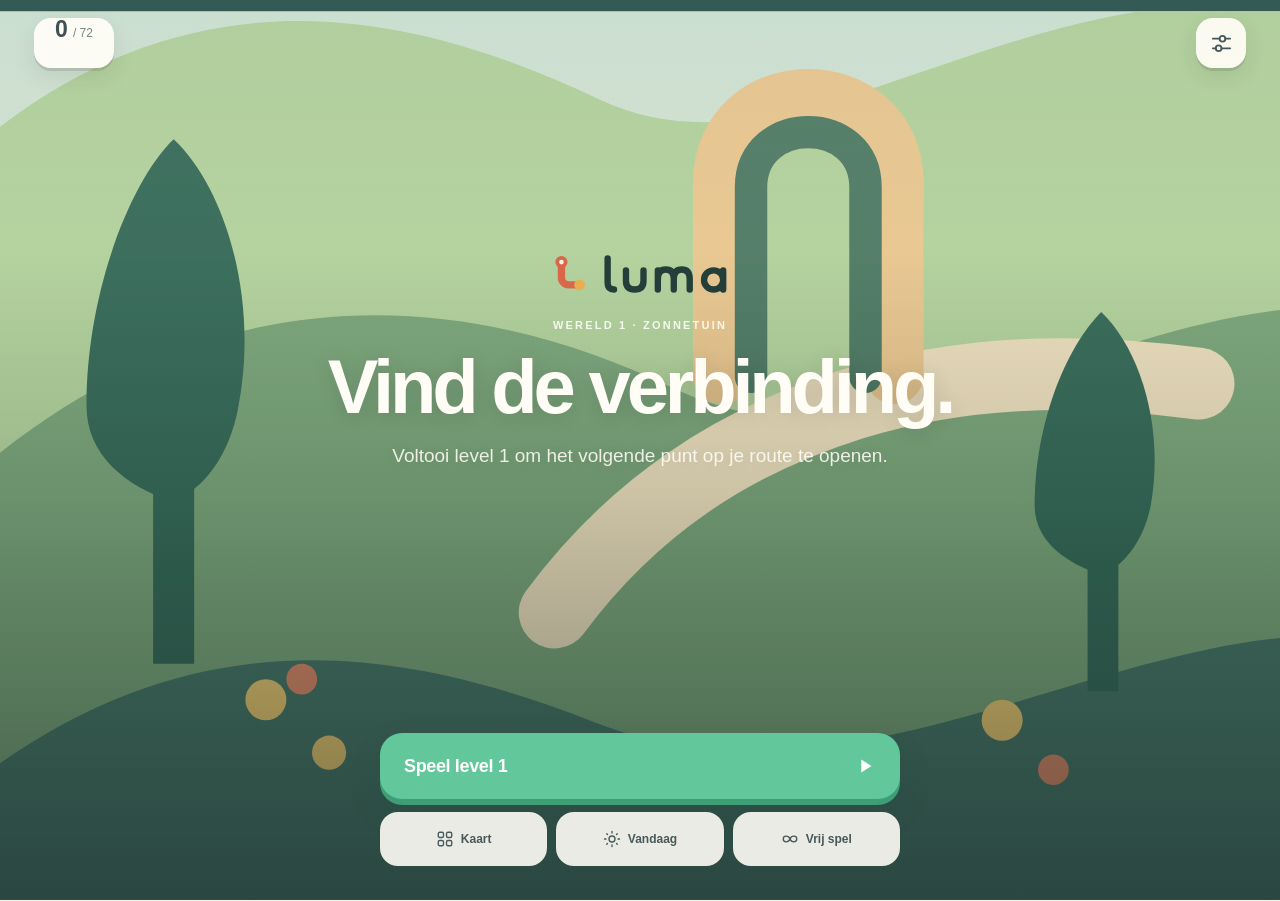
<file: index.html>
<!doctype html>
<html lang="nl">
<head>
<meta charset="utf-8">
<meta name="viewport" content="width=device-width, initial-scale=1, viewport-fit=cover">
<meta name="theme-color" content="#F6ECD9">
<meta name="app-version" content="5.3.0">
<meta name="description" content="Kleine draai. Nieuwe richting. Voltooi levels in volgorde en reis door zes opnieuw geïllustreerde werelden met 72 lichtpuzzels.">
<meta name="apple-mobile-web-app-capable" content="yes">
<meta name="mobile-web-app-capable" content="yes">
<meta name="apple-mobile-web-app-status-bar-style" content="default">
<meta name="apple-mobile-web-app-title" content="Luma">
<meta name="format-detection" content="telephone=no">
<title>Luma - Jouw reis door 72 lichtpuzzels</title>
<link rel="manifest" href="./manifest.webmanifest?v=5.3.0">
<link rel="icon" href="./icons/studio.svg?v=5.3.0" type="image/svg+xml">
<link rel="apple-touch-icon" href="./icons/studio-180.png?v=5.3.0">
<link rel="stylesheet" href="./assets/studio.css?v=5.3.0">
<link rel="stylesheet" href="./assets/atlas.css?v=5.3.0">
<link rel="stylesheet" href="./assets/journey.css?v=5.3.0">
<script defer src="./assets/engine.js?v=5.3.0"></script>
<script defer src="./assets/studio-art.js?v=5.3.0"></script>
<script defer src="./assets/atlas-art.js?v=5.3.0"></script>
<script defer src="./assets/journey.js?v=5.3.0"></script>
<script defer src="./assets/studio.js?v=5.3.0"></script>
<style>.boot{min-height:100svh;display:grid;place-content:center;text-align:center;gap:12px;font-family:system-ui,sans-serif;background:#F6ECD9;color:#2E4147}.boot h1{font-size:44px;margin:0}.boot p{margin:0}</style>
</head>
<body>
<main id="app"><div class="boot"><h1>luma</h1><p>Je route staat klaar.</p><a href="./controle.html" id="boot-help" hidden>Problemen met laden? Controleer de bestanden.</a></div></main>
<div id="modals"></div>
<div id="live" class="sr-only" role="status" aria-live="polite" aria-atomic="true"></div>
<div id="toast" class="toast" role="status" aria-live="polite"></div>
<noscript><p style="padding:32px">Schakel JavaScript in om Luma te spelen.</p></noscript>
<script>setTimeout(function(){var e=document.getElementById('boot-help');if(e)e.hidden=false;},6000);</script>
</body>
</html>
</file>
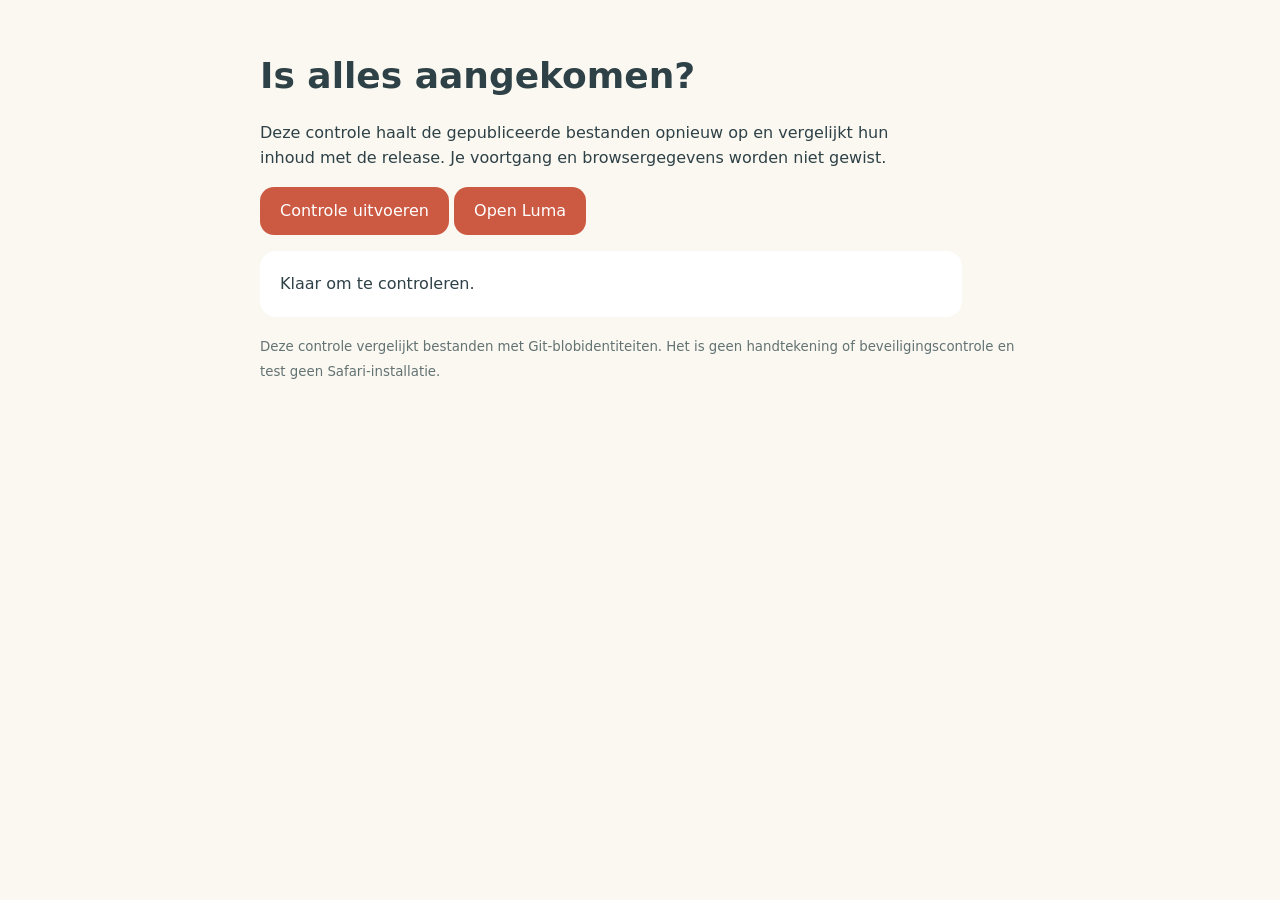
<file: controle.html>
<!doctype html>
<html lang="nl"><head><meta charset="utf-8"><meta name="viewport" content="width=device-width,initial-scale=1"><meta name="theme-color" content="#FAF8F1"><title>Luma - Publicatie controleren</title>
<style>body{font:16px/1.6 system-ui,sans-serif;background:#FAF8F1;color:#2E4147;margin:0;padding:32px 22px}main{max-width:760px;margin:auto}h1{line-height:1.1;font-size:36px}button,a{display:inline-flex;min-height:48px;align-items:center;padding:0 20px;border:0;border-radius:14px;background:#CC5A43;color:white;font:inherit;text-decoration:none;cursor:pointer}button:disabled{opacity:.5}li{padding:12px 0;border-bottom:1px solid #DDD;overflow-wrap:anywhere}.ok{color:#397554}.error{color:#B23426}#summary{padding:20px;background:white;border-radius:16px}p{max-width:65ch}small{color:#637272}</style></head>
<body><main><h1>Is alles aangekomen?</h1><p>Deze controle haalt de gepubliceerde bestanden opnieuw op en vergelijkt hun inhoud met de release. Je voortgang en browsergegevens worden niet gewist.</p><button id="run">Controle uitvoeren</button> <a href="./">Open Luma</a><p id="summary" role="status">Klaar om te controleren.</p><ul id="results"></ul><small>Deze controle vergelijkt bestanden met Git-blobidentiteiten. Het is geen handtekening of beveiligingscontrole en test geen Safari-installatie.</small></main>
<script>
'use strict';const button=document.querySelector('#run'),summary=document.querySelector('#summary'),list=document.querySelector('#results');
function url(path){const u=new URL(path,location.href);u.searchParams.set('luma-check',Date.now());return u;}
function line(text,ok){const li=document.createElement('li');li.textContent=text;li.className=ok?'ok':'error';list.append(li);}
button.onclick=async()=>{button.disabled=true;list.replaceChildren();summary.textContent='Bestanden worden gecontroleerd...';let failed=0;
try{const res=await fetch(url('./release.json'),{cache:'no-store'});if(!res.ok)throw Error('release.json: HTTP '+res.status);const release=await res.json();if(!release.files||release.algorithm!=='git-blob-sha1')throw Error('Ongeldige release.');
for(const [name,expected] of Object.entries(release.files)){try{if(name.startsWith('/')||name.includes('..')||name.includes(':'))throw Error('Ongeldig bestandspad');const r=await fetch(url('./'+name),{cache:'no-store'});if(!r.ok)throw Error('HTTP '+r.status);const bytes=new Uint8Array(await r.arrayBuffer());if(bytes.length!==expected.bytes)throw Error('Andere bestandsgrootte');if(!crypto.subtle)throw Error('HTTPS vereist voor inhoudscontrole');const prefix=new TextEncoder().encode('blob '+bytes.length+'\0'),payload=new Uint8Array(prefix.length+bytes.length);payload.set(prefix);payload.set(bytes,prefix.length);const digest=await crypto.subtle.digest('SHA-1',payload),hash=Array.from(new Uint8Array(digest),b=>b.toString(16).padStart(2,'0')).join('');if(hash!==expected.gitSha)throw Error('Niet dezelfde versie');line(name+' - juist',true);}catch(e){failed++;line(name+' - '+e.message,false);}}
summary.textContent=failed?failed+' bestanden kloppen nog niet. Controleer de laatste GitHub Pages-deployment.':'Luma '+release.version+': alle '+Object.keys(release.files).length+' bestanden zijn compleet en juist.';
}catch(e){summary.textContent='Controle niet voltooid: '+e.message;}finally{button.disabled=false;}};
</script></body></html>
</file>
<file: assets/studio.css>
/* Luma 5.0.0. Flat surfaces, opaque paths, a single 8-point spacing system. */
:root{--bg:#FAF8F1;--ink:#2E4147;--accent:#CC5A43;--secondary:#789D80;--soft:#F8DFCA;--rest:#C6CDC4;--card:#FFF;--line:#E3E5DC;--muted:#677675;--board:#F0F0E6;--cell:#FAFAF4;--tile-on:#F5F3E6;--button-ink:#FFF;--vh:100svh;--safe-top:env(safe-area-inset-top,0px);--safe-bottom:env(safe-area-inset-bottom,0px);--gutter:22px;--curve:cubic-bezier(.22,.75,.24,1);font-family:ui-rounded,-apple-system,BlinkMacSystemFont,"Segoe UI",sans-serif;font-synthesis:none;-webkit-font-smoothing:antialiased;color:var(--ink);background:var(--bg);font-size:16px;line-height:1.5;-webkit-text-size-adjust:100%;}
*{box-sizing:border-box}body{margin:0;min-width:300px;overscroll-behavior-y:none}button,input,select{font:inherit}button{appearance:none;border:0;background:none;color:inherit;cursor:pointer;touch-action:manipulation;-webkit-tap-highlight-color:transparent;transition:background .18s,transform .18s var(--curve)}button:active:not(:disabled){transform:scale(.97)}button:disabled{cursor:default;opacity:.38}button,a{-webkit-touch-callout:none}button:focus-visible,a:focus-visible,input:focus-visible,select:focus-visible{outline:3px solid var(--accent);outline-offset:4px}a{color:inherit}h1,h2,h3,p{margin:0}h1,h2,h3{letter-spacing:-.035em;line-height:1.12}h1{font-size:38px;font-weight:750}h2{font-size:28px}h3{font-size:18px}p{line-height:1.6}svg{display:block;flex-shrink:0}h1:focus{outline:0}[hidden]{display:none!important}.icon{width:24px;height:24px;flex-shrink:0}.sr-only{position:absolute;width:1px;height:1px;overflow:hidden;clip:rect(0,0,0,0);white-space:nowrap}.eyebrow{font-size:11px;font-weight:700;letter-spacing:.115em;line-height:1.5;text-transform:uppercase}.quiet-note{font-size:13px;color:var(--muted);line-height:1.6}.text-button{display:inline-flex;align-items:center;justify-content:center;gap:9px;min-height:44px;font-size:15px;font-weight:600}.text-button .icon{width:19px;height:19px}.primary,.secondary{display:flex;align-items:center;justify-content:space-between;gap:16px;min-height:62px;padding:17px 24px;border-radius:20px;font-size:18px;font-weight:650;letter-spacing:-.02em;width:100%;background:var(--accent);color:var(--button-ink)}.primary .icon{width:23px;height:23px}.secondary{background:var(--soft);color:var(--ink)}.icon-button{display:flex;align-items:center;justify-content:center;width:48px;height:48px;border-radius:17px;background:var(--card);flex-shrink:0}.app-header{position:sticky;top:0;z-index:30;padding-top:var(--safe-top);background:var(--bg)}.header-inner{height:84px;display:flex;align-items:center;justify-content:space-between;gap:12px;max-width:1328px;margin:auto;padding-inline:max(var(--gutter),env(safe-area-inset-left)) max(var(--gutter),env(safe-area-inset-right))}.brand-button{padding:0;min-height:48px;display:flex;align-items:center}.brand{display:flex;align-items:center;gap:5px;color:var(--ink);font-size:35px;font-weight:750;letter-spacing:-.085em;line-height:1}.brand-mark{width:39px;height:39px;color:var(--accent)}.header-actions{display:flex;gap:8px}.desktop-nav{display:none}.shell{max-width:1240px;width:calc(100% - var(--gutter)*2);margin:auto;padding-bottom:calc(110px + var(--safe-bottom))}.bottom-nav{display:flex;position:fixed;left:0;right:0;bottom:0;padding:8px max(20px,env(safe-area-inset-left)) calc(8px + var(--safe-bottom));background:var(--bg);border-top:1px solid var(--line);justify-content:center;gap:12px;z-index:35}.bottom-nav button{display:flex;flex:1;max-width:180px;min-height:60px;flex-direction:column;align-items:center;justify-content:center;gap:4px;font-size:12px;font-weight:550;color:var(--muted);border-radius:16px}.bottom-nav button[aria-current]{color:var(--accent);background:var(--soft)}.bottom-nav .icon{width:23px;height:23px}.enter{animation:enter .3s var(--curve)}
/* Home: the single primary action is never hidden in the illustration. */
.home-shell{padding-top:18px}.home-hero{display:grid;grid-template-areas:"copy" "art";gap:22px}.home-copy{grid-area:copy}.home-copy>.eyebrow{color:var(--muted);margin-bottom:16px}.home-copy h1{font-size:clamp(40px,11vw,56px);line-height:1.04;letter-spacing:-.055em}.home-copy h1 span{color:var(--accent)}.home-description{margin-top:16px;color:var(--muted);font-size:16px;line-height:1.5}.home-play{margin-top:25px}.home-play .primary{min-height:64px}.home-play>p{font-size:13px;margin:10px 0 0;color:var(--muted);text-align:center}.home-play>p span{margin:0 7px}.home-visual{grid-area:art;overflow:hidden;border-radius:22px;background:var(--card)}.route-art{position:relative;aspect-ratio:640/250;overflow:hidden}.route-art>.landscape,.route-overlay{position:absolute;inset:0;width:100%;height:100%;object-fit:cover}.route-overlay{overflow:visible}.postcard-caption{display:flex;align-items:center;justify-content:space-between;gap:12px;padding:13px 17px;font-size:13px;font-weight:550}.postcard-caption>span:first-child{display:flex;align-items:center;gap:8px}.postcard-caption .icon{width:18px;height:18px;color:var(--accent)}.postcard-caption>span:last-child{font-size:11px;letter-spacing:.08em;color:var(--muted)}.home-options{display:grid;grid-template-columns:1fr;gap:12px;margin-top:20px}.mode-card{display:flex;align-items:center;gap:14px;text-align:left;min-height:90px;background:var(--card);padding:16px 18px;border-radius:21px}.mode-card>span:nth-child(2){flex:1;min-width:0}.mode-card strong{display:block;font-size:18px;letter-spacing:-.025em}.mode-card small{display:block;font-size:13px;color:var(--muted);margin-top:3px}.mode-card>.icon{width:19px;height:19px;color:var(--muted)}.mode-icon{display:flex;align-items:center;justify-content:center;width:49px;height:49px;background:var(--soft);color:var(--accent);border-radius:17px;flex-shrink:0}.mode-icon.teal{background:#DFEBE5;color:#487A70}.journey-line{display:flex;align-items:center;gap:20px;margin-top:24px;padding:16px 2px}.journey-line .eyebrow{font-size:10px;color:var(--muted)}.journey-line p{white-space:nowrap;font-size:13px}.journey-line p strong{font-size:20px;margin-right:3px}.journey-line>.progress-track{flex:1}.journey-line .text-button{font-size:13px}.progress-track{height:5px;border-radius:8px;background:var(--line);overflow:hidden}.progress-track>span{display:block;height:100%;background:var(--accent);border-radius:8px;transition:width .35s var(--curve)}
/* Atlas and level cards. The card itself carries selection; no extra bubble. */
.page-heading{display:flex;align-items:center;justify-content:space-between;gap:14px;margin:26px 0 26px}.page-heading .eyebrow{color:var(--muted);margin-bottom:12px;font-size:10px}.page-heading h1{font-size:36px}.stat-chip{display:inline-flex;align-items:center;gap:7px;flex-shrink:0;white-space:nowrap;font-size:13px;font-weight:600;min-height:40px;padding:8px 12px;border-radius:14px;background:var(--soft);color:var(--accent)}.stat-chip .icon{width:17px;height:17px}.atlas-layout{display:grid;gap:28px}.world-grid{display:grid;grid-template-columns:repeat(2,minmax(0,1fr));gap:12px;align-content:start}.world-card{position:relative;display:block;min-width:0;border-radius:20px;padding:6px 6px 13px;text-align:left;background:var(--card);border:2px solid transparent;overflow:hidden}.world-card.selected{border-color:var(--accent);background:var(--card)}.world-preview{position:relative;height:85px;overflow:hidden;border-radius:12px}.landscape{display:block;width:100%;height:100%}.world-preview .landscape{position:absolute;inset:0}.world-number{position:absolute;left:8px;top:8px;color:#384A45;font-size:10px;font-weight:700;background:#FFF9EB;padding:2px 6px;border-radius:6px}.world-check{position:absolute;right:7px;top:7px;background:#FFF9EB;color:#46766A;border-radius:50%;padding:3px}.world-check .icon{width:13px;height:13px}.world-card-label{display:flex;align-items:baseline;justify-content:space-between;gap:4px;margin:10px 5px 8px}.world-card-label strong{font-size:14px;font-weight:650;letter-spacing:-.02em}.world-card-label small{font-size:10px;color:var(--muted);white-space:nowrap}.world-progress{height:3px;background:var(--line);margin:0 5px;border-radius:4px;overflow:hidden}.world-progress>span{display:block;height:100%;border-radius:4px}.chapter{padding-top:26px;border-top:1px solid var(--line)}.chapter-heading{display:flex;justify-content:space-between;align-items:center;gap:16px}.chapter-heading .eyebrow{color:var(--muted);margin-bottom:8px}.chapter-heading h2{font-size:34px}.chapter-symbol{width:52px;height:52px;display:flex;align-items:center;justify-content:center;background:var(--soft);color:var(--accent);border-radius:17px}.chapter-symbol .icon{width:28px;height:28px}.chapter-description{margin-top:13px;font-size:15px;color:var(--muted)}.chapter-rule{display:flex;gap:7px;align-items:center;margin:20px 0;font-size:12px;font-weight:600}.chapter-rule>.icon{width:18px;height:18px;color:var(--accent)}.chapter-rule>span{margin-left:auto;font-weight:400;color:var(--muted)}.level-grid{display:grid;grid-template-columns:repeat(4,minmax(0,1fr));gap:10px}.level-card{position:relative;display:flex;min-height:85px;flex-direction:column;justify-content:center;align-items:center;gap:8px;border-radius:17px;background:var(--card);border:2px solid transparent}.level-card.complete{background:var(--soft)}.level-card.current{background:var(--accent);color:var(--button-ink)}.level-number{font-size:23px;line-height:1.2;font-weight:600;letter-spacing:-.04em;font-variant-numeric:tabular-nums}.level-dashes{display:flex;gap:4px;margin:4px 0}.level-dashes i{width:5px;height:3px;display:block;border-radius:2px;background:var(--rest)}.current .level-dashes i{background:var(--button-ink)}.level-now{position:absolute;right:5px;top:5px}.level-now .icon{width:10px;height:10px}.stars{display:flex;align-items:center;justify-content:center;gap:2px;color:var(--accent)}.stars .icon{width:13px;height:13px;stroke-width:1.5}.stars .filled{fill:currentColor}.current .stars{color:var(--button-ink)}.chapter-play{margin-top:20px}.chapter>.quiet-note{margin-top:14px;text-align:center;font-size:12px}.page-intro{font-size:16px;line-height:1.6;color:var(--muted);margin-bottom:26px}
/* Collection replaces the character garden without changing saved progress. */
.collection-grid{display:grid;gap:20px}.collection-card{background:var(--card);border-radius:24px;overflow:hidden}.collection-art{height:155px;position:relative;overflow:hidden}.collection-art>.landscape{position:absolute;inset:0}.collection-emblem{position:absolute;top:50%;left:50%;transform:translate(-50%,-50%);width:72px;height:72px;border-radius:23px;display:flex;align-items:center;justify-content:center;background:var(--collection-soft);color:var(--collection-accent)}.collection-emblem>.icon{width:39px;height:39px;stroke-width:1.6}.collection-body{padding:22px}.collection-body .eyebrow{font-size:9px;color:var(--muted);margin-bottom:10px}.collection-body h2{font-size:26px}.collection-body>p:not(.eyebrow){margin-top:8px;font-size:14px;color:var(--muted)}.milestones{display:flex;gap:12px;margin:20px 0 10px}.milestones>span{display:flex;align-items:center;justify-content:center;gap:6px;background:var(--bg);padding:7px 12px;border-radius:10px;font-size:13px;color:var(--muted)}.milestones .icon{width:16px;height:16px}.milestones>span.earned{background:var(--collection-soft);color:var(--collection-accent)}.collection-footer{display:flex;align-items:center;flex-wrap:wrap;gap:12px;margin-top:30px;padding:20px 4px;border-top:1px solid var(--line);color:var(--muted)}.collection-footer p{flex:1;font-size:14px}.collection-footer>.icon{width:20px;height:20px}
/* Play. Opaque single-stroke pieces: no inner rails and no translucent overlap. */
.playing .header-inner{height:76px}.playing .app-header .header-inner{display:grid;grid-template-columns:48px minmax(0,1fr) 48px}.play-title{text-align:center}.play-title>span{display:block;font-size:11px;font-weight:650;letter-spacing:.13em;text-transform:uppercase;color:var(--muted);margin-bottom:4px}.play-title h1{font-size:25px;letter-spacing:-.035em}.play-shell{max-width:690px;width:calc(100% - 28px);margin:0 auto;padding:6px 0 calc(26px + var(--safe-bottom))}.play-stage{min-width:0}.game-score{display:flex;justify-content:space-between;align-items:center;margin:7px 8px 18px}.game-score .eyebrow{font-size:10px;color:var(--muted);display:block}.game-score strong{display:block;font-size:28px;line-height:1.1;font-weight:600;letter-spacing:-.04em;font-variant-numeric:tabular-nums}.goal-count{display:flex;gap:9px;align-items:center;text-align:right}.goal-count>.icon{width:28px;height:28px;color:var(--accent)}.board-frame{border-radius:25px;padding:7px;background:var(--board);isolation:isolate;overflow:hidden}.board{display:grid;grid-template-columns:repeat(var(--n),minmax(0,1fr));width:100%;aspect-ratio:1;overflow:hidden;isolation:isolate;border-radius:19px;user-select:none;-webkit-user-select:none;gap:0;background:var(--board)}.tile,.empty-tile{position:relative;aspect-ratio:1;min-width:0;border-radius:12px;padding:0;isolation:isolate}.tile:before{content:"";position:absolute;inset:1.5px;border-radius:11px;background:var(--cell);z-index:-1;transition:background .2s}.tile.powered:before{background:var(--tile-on)}.tile:active:not(:disabled){transform:none}.tile:active:before{background:var(--soft)}.tile:focus-visible{outline-offset:-5px;border-radius:10px;z-index:5}.pipe-clip{position:absolute;inset:0;overflow:hidden;pointer-events:none}.pipe{position:absolute;inset:0;width:100%;height:100%;overflow:visible;transition:transform .28s var(--curve);transform-origin:50% 50%}.pipe path{opacity:1;stroke-opacity:1;stroke:var(--rest);stroke-width:10;fill:none;stroke-linecap:butt;stroke-linejoin:round;transition:stroke .2s}.powered .pipe path{stroke:var(--accent)}.token{position:absolute;inset:0;width:100%;height:100%;pointer-events:none}.goal-disc{fill:var(--cell);stroke:var(--rest);stroke-width:6;transition:fill .2s,stroke .2s}.powered .goal-disc{fill:var(--accent);stroke:var(--accent)}.goal-check{visibility:hidden}.powered .goal-check{visibility:visible}.lock-pin{position:absolute;right:9px;bottom:9px;width:5px;height:5px;background:var(--muted);border-radius:1px}.hint-indicator{position:absolute;inset:5px;border:2px solid var(--accent);border-radius:8px;visibility:hidden;pointer-events:none}.hinted .hint-indicator{visibility:visible;animation:hint 1.4s ease-in-out infinite}.hinted:before{background:var(--soft)}.spark-mode .tile:not(.locked){cursor:crosshair}.spark-mode .tile:not(.locked):before{background:var(--soft)}.empty-tile{display:flex;align-items:center;justify-content:center}.empty-tile i{width:4px;height:4px;border-radius:50%;background:var(--rest)}.connection-status{display:flex;align-items:center;gap:15px;margin:15px 9px 22px}.connection-status>span{font-size:12px;color:var(--muted);white-space:nowrap}.connection-status>.progress-track{flex:1;min-width:18px}.objective{display:flex;align-items:flex-start;gap:12px;padding:0 7px;margin-bottom:22px}.objective-icon{display:flex;align-items:center;justify-content:center;width:35px;height:35px;flex-shrink:0;background:var(--soft);color:var(--accent);border-radius:12px}.objective-icon>.icon{width:19px;height:19px}.objective h2{font-size:18px;margin:1px 0 6px}.objective p{font-size:13px;line-height:1.55;color:var(--muted);max-width:420px;min-height:40px}.game-world-card{display:none}.booster-label{display:flex;align-items:center;justify-content:space-between;gap:12px;margin:0 8px 9px}.booster-label .eyebrow{font-size:10px;color:var(--muted)}.booster-label>.text-button{width:44px;height:44px;margin:-12px 0}.booster-label .icon{width:17px;height:17px}.boosters{display:grid;grid-template-columns:repeat(3,minmax(0,1fr));gap:10px}.booster{display:flex;align-items:center;flex-direction:column;gap:8px;border:2px solid transparent;border-radius:20px;padding:15px 8px 13px;background:var(--card);min-width:0}.booster[aria-pressed=true]{border-color:var(--accent);background:var(--soft)}.booster-symbol{width:44px;height:44px;border-radius:15px;display:flex;align-items:center;justify-content:center;background:var(--soft);color:var(--accent)}.booster-symbol.undo{background:#E0EBE6;color:#4A8073}.booster-symbol.hint{background:#F9E8C8;color:#9B6D2D}.booster-symbol.spark{background:#EFE3EF;color:#9767A2}.booster-symbol>.icon{width:26px;height:26px}.booster strong{font-size:14px;line-height:1}.booster small{font-size:10px;color:var(--muted);line-height:1.2;white-space:nowrap}.play-legend{display:flex;gap:20px;justify-content:center;margin-top:20px;color:var(--muted);font-size:11px}.play-legend>span{display:flex;align-items:center;gap:5px}.play-legend .icon{width:14px;height:14px}.how-to{display:flex;margin:12px auto 0;font-size:12px;color:var(--muted)}.board.solved{animation:solved .5s var(--curve)}
/* Native-feeling sheets: focus stays in the dialog; the underlying game persists. */
.sheet{position:fixed;inset:auto 0 0;border:0;border-radius:30px 30px 0 0;margin:auto auto 0;padding:25px 23px calc(25px + var(--safe-bottom));background:var(--bg);color:var(--ink);max-height:calc(var(--vh) - 30px - var(--safe-top));max-width:560px;width:100%;overflow:auto;overscroll-behavior:contain;box-shadow:0 -12px 64px #17222A20}.sheet::backdrop{background:#17222A65}.sheet[open]{animation:sheet-up .22s var(--curve)}.sheet-header{display:flex;align-items:center;justify-content:space-between;gap:15px;margin-bottom:26px}.sheet-header h2{font-size:27px;line-height:1.1}.sheet-header .icon-button{width:44px;height:44px;min-width:44px;border-radius:15px}.sheet>p{font-size:15px;line-height:1.65;margin-bottom:20px}.sheet>.primary{margin-top:22px}.dialog-intro{color:var(--muted)}.setting-list{border-bottom:1px solid var(--line)}.setting-row{display:flex;align-items:center;justify-content:space-between;gap:20px;padding:18px 0;border-top:1px solid var(--line)}.setting-row strong{font-size:16px;font-weight:600}.setting-row small{display:block;font-size:12px;color:var(--muted);margin-top:4px;line-height:1.5}.switch{width:56px;height:44px;position:relative;flex-shrink:0;padding:0}.switch:before{content:"";position:absolute;top:6px;bottom:6px;left:0;right:0;border-radius:18px;background:var(--rest)}.switch:after{content:"";position:absolute;width:26px;height:26px;top:9px;left:3px;border-radius:50%;background:#FFF;transition:transform .2s}.switch[aria-checked=true]:before{background:var(--accent)}.switch[aria-checked=true]:after{transform:translateX(24px)}.settings-links{margin:18px 0}.settings-link{display:flex;align-items:center;justify-content:space-between;width:100%;min-height:53px;text-align:left;font-size:15px;gap:15px}.settings-link>.icon{width:21px;height:21px;color:var(--accent)}.help-rows>div{display:flex;align-items:flex-start;gap:17px;margin:0 0 25px}.help-rows>div>.icon{width:26px;height:26px;color:var(--accent);margin-top:2px}.help-rows h3{font-size:18px;margin-bottom:7px}.help-rows p{font-size:14px;color:var(--muted);line-height:1.65}.callout{padding:18px;background:var(--soft);border-radius:18px;font-size:14px!important}.dialog-actions{display:grid;grid-template-columns:1fr 1fr;gap:12px;margin-top:26px}.dialog-actions .primary,.dialog-actions .secondary{font-size:14px;padding:16px}.dialog-actions .icon{width:18px;height:18px}.field-label{display:block;font-size:13px;font-weight:600;margin:20px 0 10px}.size-options{display:grid;grid-template-columns:repeat(4,1fr);gap:9px;margin-bottom:22px}.size-options button{min-height:53px;border-radius:14px;background:var(--card);font-size:16px;font-weight:600;border:2px solid transparent}.size-options button[aria-pressed=true]{border-color:var(--accent);color:var(--accent);background:var(--soft)}select,input:not([type=file]){width:100%;min-height:52px;padding:12px 16px;border-radius:13px;border:1px solid var(--line);background:var(--card);color:var(--ink);font-size:16px}.sheet select{margin-bottom:20px}.import-label{display:flex;justify-content:center;align-items:center;min-height:56px;margin:15px 0 20px;background:var(--card);border-radius:16px;padding:12px 18px;cursor:pointer;position:relative;font-weight:600;font-size:15px}.import-label input{position:absolute;inset:0;opacity:0;cursor:pointer;width:100%}.import-label:focus-within{outline:3px solid var(--accent);outline-offset:3px}.install-mark{display:flex;justify-content:center;margin:20px auto 28px}.install-mark>.brand-mark{width:78px;height:78px}.win-sheet{text-align:center}.win-sheet .sheet-header{text-align:left}.win-symbol{background:var(--soft);color:var(--accent);width:88px;height:88px;border-radius:28px;display:flex;align-items:center;justify-content:center;margin:16px auto 25px}.win-symbol>.icon{width:45px;height:45px;stroke-width:2}.win-subtitle{color:var(--muted);font-size:13px!important}.win-stars{margin:26px auto}.win-stars .stars{gap:10px}.win-stars .icon{width:38px;height:38px;stroke-width:1.3}.win-stats{display:flex;justify-content:center;gap:50px;margin:28px 0}.win-stats span{font-size:12px;color:var(--muted);display:flex;flex-direction:column;gap:6px}.win-stats strong{font-size:28px;color:var(--ink);font-weight:600}.win-note{font-size:13px!important;color:var(--muted)}.win-actions{display:flex;justify-content:space-between;margin-top:14px;gap:12px}.win-actions .text-button{font-size:13px}.toast{position:fixed;bottom:calc(95px + var(--safe-bottom));left:50%;transform:translate(-50%,15px);width:max-content;max-width:calc(100% - 32px);padding:15px 20px;border-radius:17px;background:var(--ink);color:var(--bg);font-size:14px;line-height:1.45;pointer-events:none;z-index:80;visibility:hidden}.toast.show{transform:translate(-50%,0);visibility:visible}.playing .toast{bottom:calc(20px + var(--safe-bottom))}
/* iPad portrait: bigger board and typography, not a blown-up phone. */
@media(min-width:700px){:root{--gutter:36px}.header-inner{height:96px}.shell{padding-bottom:calc(120px + var(--safe-bottom))}.home-shell{padding-top:32px;max-width:950px}.home-hero{grid-template-columns:1fr 1.12fr;grid-template-areas:"copy art";gap:32px;align-items:center}.home-copy h1{font-size:52px}.home-description{font-size:17px}.home-visual{border-radius:29px}.home-visual .route-art{aspect-ratio:1/1}.home-visual .landscape{width:155%;left:-25%}.route-overlay{width:160%;left:-28%}.home-options{grid-template-columns:1fr 1fr;margin-top:34px;gap:18px}.mode-card{min-height:107px}.journey-line{margin-top:34px}.page-heading{margin-top:36px;margin-bottom:35px}.page-heading h1{font-size:45px}.page-heading .eyebrow{font-size:11px}.world-grid{grid-template-columns:repeat(3,minmax(0,1fr));gap:18px}.world-preview{height:116px}.world-card{padding:8px 8px 16px;border-radius:24px}.world-preview{border-radius:16px}.world-card-label{margin:13px 8px 10px}.world-card-label strong{font-size:17px}.world-card-label small{font-size:12px}.world-progress{margin:0 8px}.chapter{padding-top:30px;margin-top:4px}.chapter-heading h2{font-size:40px}.chapter-description{font-size:17px}.chapter-rule{font-size:14px}.level-grid{grid-template-columns:repeat(6,1fr);gap:14px}.level-card{min-height:109px;border-radius:20px}.level-number{font-size:28px}.stars .icon{width:16px;height:16px}.chapter-play{width:330px;margin:26px auto 0}.collection-grid{grid-template-columns:repeat(2,1fr)}.collection-art{height:170px}.playing .header-inner{height:90px}.play-title h1{font-size:30px}.play-title>span{font-size:12px}.play-shell{width:calc(100% - 92px);max-width:770px;padding-top:13px}.game-score{margin-bottom:24px}.game-score strong{font-size:32px}.game-score .eyebrow{font-size:11px}.board-frame{padding:9px;border-radius:32px}.board{border-radius:23px}.tile:before{border-radius:16px;inset:2px}.pipe path{stroke-width:9}.connection-status{margin:19px 6px 25px}.connection-status>span{font-size:14px}.play-sidebar{max-width:650px;margin:auto}.objective{padding:0;margin-bottom:24px;gap:15px}.objective-icon{width:43px;height:43px;border-radius:14px}.objective h2{font-size:21px}.objective p{font-size:15px;max-width:560px}.boosters{gap:16px}.booster{flex-direction:row;flex-wrap:wrap;justify-content:center;gap:10px;padding:15px 12px;min-height:98px}.booster strong{font-size:16px}.booster small{font-size:11px;width:100%;margin-top:-5px}.booster-symbol{width:38px;height:38px}.booster-symbol>.icon{width:23px;height:23px}.play-legend{font-size:12px}.sheet{inset:0;margin:auto;border-radius:28px;height:fit-content;padding:30px;max-height:calc(var(--vh) - 64px);width:calc(100% - 48px)}.sheet-header h2{font-size:30px}}
/* iPad landscape: a focused board + a useful right-hand control panel. */
@media(min-width:1000px) and (orientation:landscape){.desktop-nav{display:flex;align-items:center;gap:5px}.desktop-nav button{min-height:48px;min-width:100px;padding:10px 18px;font-size:15px;font-weight:600;border-radius:16px;color:var(--muted)}.desktop-nav button[aria-current]{background:var(--soft);color:var(--accent)}.bottom-nav{display:none}.shell{padding-bottom:48px}.home-shell{max-width:1130px;padding-top:40px}.home-hero{grid-template-columns:.9fr 1.1fr;gap:65px}.home-copy h1{font-size:65px}.home-visual .route-art{aspect-ratio:1.5}.home-visual .landscape{width:100%;left:0}.route-overlay{width:100%;left:0}.home-play{max-width:345px;margin-top:30px}.home-copy>.eyebrow{font-size:11px}.home-options{gap:22px;margin-top:40px}.page-heading{margin-top:20px}.atlas-layout{grid-template-columns:minmax(0,1.12fr) minmax(340px,.88fr);gap:40px;align-items:start}.world-grid{grid-template-columns:repeat(2,minmax(0,1fr));gap:16px}.world-preview{height:110px}.chapter{border-top:0;border-left:1px solid var(--line);padding:0 0 0 38px;margin:0}.chapter-heading h2{font-size:35px}.chapter-symbol{width:48px;height:48px}.chapter-description{font-size:15px}.level-grid{grid-template-columns:repeat(4,minmax(0,1fr));gap:11px}.level-card{min-height:91px}.chapter-play{width:100%}.collection-grid{grid-template-columns:repeat(3,1fr)}.playing .header-inner{height:82px;max-width:1260px}.play-shell{max-width:1190px;width:calc(100% - 72px);display:grid;grid-template-columns:minmax(0,1fr) minmax(280px,335px);align-items:center;gap:clamp(30px,5vw,74px);padding-top:0}.play-stage{width:min(100%,calc(var(--vh) - 194px));min-width:360px;margin:auto}.game-score{margin:0 6px 15px}.game-score strong{font-size:26px}.connection-status{margin:14px 7px 0}.connection-status>span{font-size:12px}.board-frame{padding:8px;border-radius:28px}.play-sidebar{width:100%;max-width:none}.game-world-card{display:block;position:relative;height:155px;overflow:hidden;border-radius:22px;margin-bottom:27px}.game-world-card>.landscape{position:absolute;inset:0}.game-world-card>div{position:absolute;left:19px;right:19px;top:19px;color:#2E4147}.game-world-card h2{font-size:24px;max-width:230px;margin-top:7px;line-height:1.05}.game-world-card .eyebrow{font-size:9px}html[data-world="4"] .game-world-card>div{color:#F7EFE0}.objective{gap:11px;margin-bottom:27px}.objective-icon{width:33px;height:33px;border-radius:11px}.objective h2{font-size:19px}.objective p{font-size:13px;line-height:1.6;min-height:62px}.boosters{gap:9px}.booster{flex-direction:column;flex-wrap:nowrap;padding:13px 6px;gap:8px;min-height:115px}.booster strong{font-size:14px}.booster small{font-size:9px;margin-top:0}.booster-symbol{width:40px;height:40px}.booster-label{margin-bottom:13px}.play-legend{font-size:10px;gap:16px;margin-top:23px}.how-to{font-size:12px;margin-top:10px}.playing .toast{bottom:24px}}
@media(min-width:1300px){.atlas-layout{gap:60px}.chapter{padding-left:54px}.world-preview{height:130px}.play-shell{grid-template-columns:minmax(0,1fr) 350px}.home-copy h1{font-size:72px}}
/* Compact iPhone sizes keep a 44+ px tile and button target; content can scroll. */
@media(max-width:699px) and (max-height:760px){.header-inner{height:70px}.home-shell{padding-top:7px}.home-copy>.eyebrow{font-size:9px;margin-bottom:13px}.home-copy h1{font-size:38px}.home-description{font-size:14px;margin-top:13px}.home-play{margin-top:19px}.home-hero{gap:17px}.route-art{aspect-ratio:3.5}.home-options{margin-top:14px}.mode-card{min-height:80px;padding:13px 16px}.journey-line{margin-top:14px}.playing .header-inner{height:68px}.play-shell{padding-top:0}.game-score{margin:0 7px 12px}.game-score strong{font-size:24px}.game-score .eyebrow{font-size:9px}.connection-status{margin:12px 7px 15px}.objective{margin-bottom:18px}.objective p{font-size:12px;min-height:35px}.objective h2{font-size:17px}.booster{padding:11px 6px;gap:7px}.booster-symbol{width:36px;height:36px}.booster-symbol>.icon{width:22px;height:22px}.booster-label{margin-bottom:8px}.play-legend{margin-top:14px}.how-to{margin-top:7px}}
@media(max-width:360px){:root{--gutter:17px}.brand{font-size:32px}.page-heading{gap:7px}.page-heading h1{font-size:29px}.page-heading .eyebrow{font-size:8px}.stat-chip{font-size:11px;padding:8px}.world-card-label{gap:2px;margin-left:2px;margin-right:2px}.world-card-label strong{font-size:12px}.world-card-label small{font-size:9px}.level-grid{gap:8px}.level-card{min-height:78px}.journey-line{gap:10px}.journey-line .text-button{font-size:11px}.home-copy h1{font-size:37px}.connection-status>span{font-size:10px}}
.contrast .pipe path{stroke:var(--muted)}.contrast .powered .pipe path{stroke:var(--accent)}.contrast .tile:before{background:var(--card)}.contrast .goal-disc{stroke:var(--muted)}.contrast .powered .goal-disc{stroke:var(--accent)}.contrast .quiet-note,.contrast .objective p{color:var(--ink)}
@keyframes enter{from{opacity:0;transform:translateY(7px)}to{opacity:1;transform:none}}@keyframes sheet-up{from{transform:translateY(25px);opacity:0}to{transform:none;opacity:1}}@keyframes hint{50%{border-width:4px}}@keyframes solved{50%{transform:scale(.985)}}@keyframes float-dot{50%{transform:translateX(18px)}}.route-dot{animation:float-dot 5s ease-in-out infinite;transform-box:fill-box;transform-origin:center}.reduce-motion *,.reduce-motion *:before,.reduce-motion *:after{animation:none!important;transition:none!important;scroll-behavior:auto!important}@media(prefers-reduced-motion:reduce){*,*:before,*:after{animation:none!important;transition:none!important;scroll-behavior:auto!important}}

.solved-next{margin-top:20px;font-size:15px}
</file>
<file: assets/atlas.css>
/* Luma 5.1.0 — composed world illustrations and shared light-path identity. */
.atelier-brand{gap:8px;font-size:0;letter-spacing:0}.atelier-brand .brand-mark{width:42px;height:42px;color:var(--accent);overflow:visible}.brand-wordmark{width:104px;height:40px;color:var(--ink);overflow:visible}.home-visual{overflow:hidden;border-radius:26px;background:var(--card);box-shadow:0 14px 38px rgba(35,58,63,.10)}.route-art{aspect-ratio:8/5;overflow:hidden}.route-art>.scene-art{position:absolute;inset:0;width:100%;height:100%}.scene-art{display:block;width:100%;height:100%}.world-card{padding:7px 7px 14px;border-radius:22px}.world-preview{height:98px;border-radius:15px;background:var(--soft)}.world-card.selected{box-shadow:0 10px 26px rgba(36,59,61,.10)}.world-preview .scene-art,.collection-art>.scene-art,.game-world-card>.scene-art{position:absolute;inset:0;width:100%;height:100%;transform:scale(1.01);transform-origin:center;transition:transform .35s var(--curve)}.world-card:hover .scene-art{transform:scale(1.035)}.collection-art{height:168px}.collection-emblem{box-shadow:0 8px 18px rgba(25,45,47,.12)}
@media(min-width:700px){.world-preview{height:116px}.collection-art{height:180px}.home-visual{border-radius:28px}}
@media(min-width:1000px) and (orientation:landscape){.world-preview{height:132px}.home-visual{border-radius:30px}.route-art{aspect-ratio:8/5}}
@media(prefers-reduced-motion:no-preference){.scene-drift{animation:atlas-drift 7s ease-in-out infinite alternate}.scene-rain{animation:atlas-rain 2.8s ease-in-out infinite alternate}.scene-ripples{animation:atlas-ripples 3.8s ease-in-out infinite alternate}.scene-twinkle{animation:atlas-twinkle 2.6s ease-in-out infinite alternate}}
@keyframes atlas-drift{to{transform:translateX(8px)}}@keyframes atlas-rain{to{transform:translate(3px,5px)}}@keyframes atlas-ripples{to{transform:translateX(5px)}}@keyframes atlas-twinkle{to{opacity:.55;transform:scale(.96)}}
</file>
<file: assets/journey.css>
/* Luma 5.3.0 - polished journey, map and gameplay presentation. */
:root{--v53-action:#62C79A;--v53-action-deep:#3E9E75;--v53-cream:#FAF4E7;--v53-paper:#FFFDF7;--v53-ink:#2E4147;--v53-muted:#6F7978;--v53-shadow:0 10px 30px rgba(54,50,42,.12);--v53-soft-shadow:0 3px 0 rgba(64,60,52,.12),0 12px 28px rgba(64,60,52,.10)}
body{background:var(--bg);min-height:100svh}.v53-icon-btn{width:50px;height:50px;border-radius:17px;background:rgba(255,253,247,.94);display:grid;place-items:center;color:#46575A;box-shadow:0 3px 0 rgba(71,76,74,.16),0 9px 22px rgba(54,48,38,.09);backdrop-filter:blur(16px)}.v53-icon-btn .icon{width:23px;height:23px;stroke-width:1.9}
/* Opening */
.v53-home{position:relative;min-height:100svh;overflow:hidden;color:#FFFDF7;background:#365E58;isolation:isolate}.v53-home-art,.v53-home-art>svg,.v53-map-background,.v53-map-background>svg{position:absolute;inset:0;width:100%;height:100%}.v53-home-art>svg,.v53-map-background>svg{display:block}.v53-home-art>svg{transform:translateY(2.5%) scale(1.025);transform-origin:center}.v53-home-shade{position:absolute;inset:0;z-index:1;background:linear-gradient(180deg,rgba(17,31,31,.07) 0%,rgba(17,31,31,.04) 28%,rgba(17,31,31,.18) 55%,rgba(17,31,31,.56) 100%)}.v53-home-hud{position:relative;z-index:3;padding:calc(18px + env(safe-area-inset-top)) max(22px,env(safe-area-inset-right)) 0 max(22px,env(safe-area-inset-left));display:flex;align-items:center;justify-content:space-between}.v53-progress-badge{height:50px;min-width:80px;padding:0 15px;display:flex;align-items:baseline;justify-content:center;gap:5px;border-radius:17px;background:rgba(255,253,247,.94);color:#405054;box-shadow:0 3px 0 rgba(71,76,74,.16),0 9px 22px rgba(54,48,38,.09);backdrop-filter:blur(16px)}.v53-progress-badge strong{font-size:23px;line-height:1;font-variant-numeric:tabular-nums}.v53-progress-badge small{font-size:12px;color:#7A8585}.v53-home-copy{position:relative;z-index:3;width:min(88%,650px);margin:clamp(120px,26vh,340px) auto 0;text-align:center;text-shadow:0 2px 20px rgba(20,28,28,.12)}.v53-logo{display:flex;justify-content:center;margin-bottom:18px;color:#FFFDF6}.v53-logo .atelier-brand{gap:10px}.v53-logo .brand-mark{width:43px;height:43px}.v53-logo .brand-wordmark{width:132px;height:51px}.v53-world-kicker{font-size:11px!important;font-weight:800;letter-spacing:.2em;margin:0 0 15px!important;opacity:.9}.v53-home h1{font-size:clamp(44px,9vw,76px);line-height:.98;letter-spacing:-.055em;color:#FFFDF6;text-wrap:balance}.v53-home-copy>p:last-child{max-width:540px;margin:18px auto 0;font-size:clamp(15px,2.1vw,19px);line-height:1.5;color:rgba(255,253,247,.88);text-wrap:balance}.v53-home-actions{position:absolute;z-index:3;left:50%;bottom:calc(24px + env(safe-area-inset-bottom));transform:translateX(-50%);width:min(calc(100% - 36px),570px)}.v53-primary{height:66px;width:100%;border-radius:22px;padding:0 24px;background:var(--v53-action);color:white;display:flex;align-items:center;justify-content:space-between;font-size:18px;font-weight:760;letter-spacing:-.02em;box-shadow:0 6px 0 var(--v53-action-deep),0 14px 30px rgba(28,77,58,.2)}.v53-primary .icon{width:22px;height:22px}.v53-primary:active{transform:translateY(4px)!important;box-shadow:0 2px 0 var(--v53-action-deep),0 8px 18px rgba(28,77,58,.18)}.v53-home-secondary{display:grid;grid-template-columns:repeat(3,1fr);gap:9px;margin-top:13px}.v53-home-secondary button{height:54px;border-radius:18px;background:rgba(255,253,247,.9);color:#47595A;display:flex;align-items:center;justify-content:center;gap:7px;font-size:12px;font-weight:720;box-shadow:0 2px 0 rgba(71,76,74,.13);backdrop-filter:blur(16px)}.v53-home-secondary .icon{width:18px;height:18px}
/* Map */
.v53-map{position:relative;min-height:100svh;padding:calc(14px + env(safe-area-inset-top)) 18px calc(126px + env(safe-area-inset-bottom));background:#F6ECD9;color:#35474A;isolation:isolate}.v53-map-background{position:fixed;z-index:-3;opacity:.44}.v53-map-veil{position:fixed;inset:0;z-index:-2;background:linear-gradient(180deg,rgba(255,249,235,.90),rgba(250,239,216,.74) 30%,rgba(246,232,205,.70) 100%)}.v53-map-header{position:sticky;top:calc(8px + env(safe-area-inset-top));z-index:14;max-width:620px;margin:0 auto;display:grid;grid-template-columns:50px 1fr 50px;align-items:center;gap:14px}.v53-map-header>div{text-align:center}.v53-map-header span,.v53-collection-header span,.v53-game-header span{display:block;font-size:10px;font-weight:800;letter-spacing:.15em;color:#6F7B7B}.v53-map-header h1{font-size:31px;line-height:1.05;letter-spacing:-.045em;margin:3px 0}.v53-map-header small{font-size:12px;color:#7D8786}.v53-world-tabs{position:sticky;top:calc(76px + env(safe-area-inset-top));z-index:13;display:grid;grid-template-columns:repeat(6,1fr);gap:7px;width:min(100%,520px);margin:18px auto 12px;padding:7px;border-radius:22px;background:rgba(255,253,247,.78);backdrop-filter:blur(16px);box-shadow:0 2px 0 rgba(75,72,64,.08)}.v53-world-tab{height:50px;border-radius:16px;display:flex;flex-direction:column;align-items:center;justify-content:center;gap:1px;color:#7E8685}.v53-world-tab span{display:grid;place-items:center}.v53-world-tab .icon{width:19px;height:19px}.v53-world-tab small{font-size:9px;font-weight:800}.v53-world-tab.selected{background:#FFFDF7;color:var(--scene-accent);box-shadow:0 2px 8px rgba(75,72,64,.12)}.v53-world-tab:disabled{opacity:.33}.v53-map-meta{width:min(100%,480px);margin:0 auto 2px;display:flex;justify-content:center;gap:9px}.v53-map-meta>span{height:36px;padding:0 12px;border-radius:13px;background:rgba(255,253,247,.76);display:flex;align-items:center;gap:6px;font-size:11px;color:#717B7A}.v53-map-meta .icon{width:15px;height:15px;color:var(--scene-accent)}.v53-map-meta strong{font-size:12px;color:#435456}.v53-route-stage{position:relative;width:min(100%,460px);height:1460px;margin:8px auto 48px}.v53-route-svg{position:absolute;inset:0;width:100%;height:100%;overflow:visible}.map-route-segment{fill:none;stroke:#C8BCA7;stroke-width:13;stroke-linecap:round;opacity:.62}.map-route-segment.open{stroke:#D7B47C;opacity:.9}.map-route-segment.done{stroke:var(--scene-accent);opacity:1}.v53-level-node{position:absolute;transform:translate(-50%,-50%);width:64px;height:64px;border-radius:50%;z-index:4;display:grid;place-items:center}.v53-level-node:not(:disabled):active{transform:translate(-50%,calc(-50% + 3px))!important}.v53-node-disc{width:58px;height:58px;border-radius:50%;display:grid;place-items:center;background:#FFF9EA;border:4px solid #AFA99C;box-shadow:0 4px 0 rgba(94,84,68,.18),0 8px 18px rgba(94,84,68,.08);color:#586264}.v53-node-disc strong{font-size:21px;letter-spacing:-.035em;font-variant-numeric:tabular-nums}.v53-level-node.locked{opacity:.46}.v53-level-node.open .v53-node-disc{border-color:#C8BDAA}.v53-level-node.complete .v53-node-disc{border-color:var(--scene-accent);background:#FFFDF7;color:var(--scene-accent)}.v53-level-node.complete .icon{width:24px;height:24px;stroke-width:2.3}.v53-level-node.current{width:80px;height:80px}.v53-level-node.current .v53-node-disc{width:72px;height:72px;border:6px solid var(--scene-accent);background:#FFFDF7;box-shadow:0 0 0 8px color-mix(in srgb,var(--scene-accent) 20%,transparent),0 5px 0 rgba(94,84,68,.18),0 13px 24px rgba(94,84,68,.14)}.v53-level-node.current .v53-node-disc strong{font-size:25px;color:#35474A}.v53-level-node.current:after{content:"";position:absolute;right:-2px;bottom:4px;width:24px;height:24px;border-radius:50%;background:var(--v53-action);box-shadow:0 2px 0 var(--v53-action-deep)}.v53-level-node.current:before{content:"";position:absolute;z-index:2;right:6px;bottom:11px;border-left:7px solid white;border-top:5px solid transparent;border-bottom:5px solid transparent}.v53-node-stars{position:absolute;top:-11px;display:flex;gap:3px}.v53-node-stars i{width:7px;height:7px;border-radius:50%;background:#C5C0B5}.v53-node-stars i.on{background:#3A465B}.v53-finish{position:absolute;transform:translate(-50%,-50%);width:54px;height:54px;border-radius:18px;background:#FFF9EA;color:var(--scene-accent);display:grid;place-items:center;box-shadow:0 4px 0 rgba(94,84,68,.16)}.v53-finish .icon{width:28px;height:28px}.v53-map-cta{position:fixed;z-index:18;left:50%;bottom:calc(92px + env(safe-area-inset-bottom));transform:translateX(-50%);width:min(calc(100% - 30px),500px);min-height:72px;border-radius:23px;padding:12px 12px 12px 19px;background:rgba(255,253,248,.96);box-shadow:var(--v53-soft-shadow);display:flex;align-items:center;justify-content:space-between;gap:12px;backdrop-filter:blur(18px)}.v53-map-cta>div{min-width:0}.v53-map-cta>div>span{display:block;font-size:9px;letter-spacing:.14em;font-weight:800;color:#8A908F}.v53-map-cta>div>strong{display:block;font-size:18px;letter-spacing:-.025em;margin-top:3px;white-space:nowrap;overflow:hidden;text-overflow:ellipsis}.v53-map-cta>button{height:50px;border-radius:17px;padding:0 18px;background:var(--v53-action);color:white;display:flex;align-items:center;gap:7px;font-size:13px;font-weight:780;box-shadow:0 4px 0 var(--v53-action-deep)}.v53-map-cta>button .icon{width:18px;height:18px}.v53-dock{position:fixed;z-index:20;left:50%;bottom:calc(12px + env(safe-area-inset-bottom));transform:translateX(-50%);width:min(calc(100% - 28px),460px);height:70px;border-radius:24px;background:rgba(255,253,248,.97);box-shadow:var(--v53-soft-shadow);display:grid;grid-template-columns:repeat(3,1fr);padding:7px;backdrop-filter:blur(18px)}.v53-dock button{border-radius:17px;display:flex;flex-direction:column;align-items:center;justify-content:center;gap:2px;color:#7D8888;font-size:10px;font-weight:740}.v53-dock button[aria-current]{background:#F3E2C9;color:var(--scene-accent,var(--accent))}.v53-dock .icon{width:21px;height:21px}
/* Collection */
.v53-collection{min-height:100svh;padding:calc(18px + env(safe-area-inset-top)) 18px calc(108px + env(safe-area-inset-bottom));background:var(--bg)}.v53-collection-header{max-width:760px;margin:0 auto;display:grid;grid-template-columns:50px 1fr 50px;align-items:center;gap:14px}.v53-collection-header>div{text-align:center}.v53-collection-header h1{font-size:31px;margin-top:3px}.v53-collection-intro{max-width:600px;margin:24px auto 20px;text-align:center;color:var(--muted);font-size:14px}.v53-collection-grid{max-width:760px;margin:0 auto;display:grid;gap:14px}.v53-collection-card{text-align:left;border-radius:24px;overflow:hidden;background:var(--card);box-shadow:0 2px 0 rgba(65,61,53,.08),0 12px 28px rgba(65,61,53,.08)}.v53-collection-card.locked{opacity:.42}.v53-collection-art{height:155px;position:relative;overflow:hidden}.v53-collection-art svg{width:100%;height:100%}.v53-collection-info{padding:17px 19px 18px}.v53-collection-info>span{font-size:9px;letter-spacing:.14em;font-weight:800;color:var(--muted)}.v53-collection-info h2{font-size:23px;margin-top:3px}.v53-collection-info p{font-size:12px;color:var(--muted);margin-top:4px}.v53-collection-progress{height:4px;border-radius:4px;background:var(--line);overflow:hidden;margin-top:13px}.v53-collection-progress i{display:block;height:100%;background:var(--card-accent);border-radius:4px}.v53-backup-link{max-width:760px;width:100%;height:54px;margin:18px auto 0;border-radius:18px;background:var(--card);display:flex;align-items:center;justify-content:center;gap:9px;color:var(--muted);font-weight:650}.v53-backup-link .icon{width:19px;height:19px}
/* Game */
body[data-screen="play"]{background:var(--bg)!important}.v53-game{min-height:100svh;padding:calc(10px + env(safe-area-inset-top)) 14px calc(24px + env(safe-area-inset-bottom));background:var(--bg);color:var(--ink)}.v53-game-header{max-width:740px;margin:0 auto 16px;display:grid;grid-template-columns:50px 1fr 50px;align-items:center;gap:14px}.v53-game-header>div{text-align:center}.v53-game-header h1{font-size:29px;margin-top:2px}.v53-game-main{width:min(100%,740px);margin:0 auto}.v53-taskbar{min-height:84px;border-radius:23px;background:var(--card);box-shadow:0 3px 0 rgba(65,61,53,.11),0 11px 28px rgba(65,61,53,.08);display:grid;grid-template-columns:1fr minmax(150px,2fr) 1fr;align-items:center;padding:13px 18px;margin-bottom:16px}.v53-taskbar>div:first-child{text-align:left}.v53-taskbar>div:last-child{text-align:right}.v53-taskbar span{display:block;font-size:9px;font-weight:800;letter-spacing:.14em;color:var(--muted)}.v53-taskbar strong{display:block;font-size:28px;line-height:1.05;margin-top:4px;letter-spacing:-.04em}.v53-task-center{text-align:center;padding:0 10px}.v53-task-center>span{color:var(--accent)}.v53-task-center>strong{font-size:14px;letter-spacing:-.015em;line-height:1.25}.v53-goals{display:flex;justify-content:flex-end;align-items:center;gap:8px}.v53-goals>.icon{width:25px;height:25px;color:var(--accent)}.v53-board-section{padding:0}.board-frame{background:color-mix(in srgb,var(--board) 94%,white);border:1px solid color-mix(in srgb,var(--rest) 34%,transparent);border-radius:28px;padding:10px;box-shadow:0 3px 0 rgba(65,61,53,.10),0 14px 30px rgba(65,61,53,.07);overflow:hidden}.board{display:grid;grid-template-columns:repeat(var(--cols,var(--n)),minmax(0,1fr));width:100%;border-radius:20px;background:transparent!important;overflow:hidden;gap:0!important;padding:0!important}.tile,.empty-tile{position:relative;aspect-ratio:1;min-width:0;border-radius:14px}.empty-tile{background:transparent!important}.tile:before{content:"";position:absolute;inset:5px;border-radius:13px;background:rgba(255,255,255,.16)!important;border:1px solid rgba(255,255,255,.16);z-index:-1;transition:.18s}.tile.powered:before{background:rgba(255,255,255,.30)!important}.tile:active:not(:disabled):before{background:rgba(255,255,255,.42)!important}.pipe-clip{position:absolute;inset:0;overflow:hidden;border-radius:13px}.pipe{position:absolute;inset:0;width:100%;height:100%;transition:transform .18s cubic-bezier(.2,.8,.2,1)}.pipe path{fill:none;stroke:var(--rest)!important;stroke-width:12!important;stroke-linecap:round;stroke-linejoin:round;opacity:1!important;vector-effect:non-scaling-stroke}.tile.powered .pipe path{stroke:var(--accent)!important}.tile.hinted:before{box-shadow:inset 0 0 0 3px color-mix(in srgb,var(--accent) 70%,white)}.token{position:absolute;inset:0;width:100%;height:100%;pointer-events:none}.goal-disc{fill:var(--rest);stroke:none}.tile.powered .goal-disc{fill:var(--accent)}.portal-token{filter:none}.lock-pin{position:absolute;right:13%;bottom:13%;width:8px;height:8px;border-radius:3px;background:var(--muted);opacity:.85}.connection-status{display:grid;grid-template-columns:auto 1fr;gap:12px;align-items:center;margin:12px 7px 0;font-size:12px;color:var(--muted)}.connection-status .progress-track{height:5px}.connection-status .progress-track>span{background:var(--accent)}.objective{margin-top:16px;background:var(--card);border-radius:22px;padding:15px 17px;box-shadow:0 2px 0 rgba(65,61,53,.09);display:flex;align-items:center;gap:13px}.objective-icon{width:44px;height:44px;border-radius:15px;display:grid;place-items:center;background:var(--soft);color:var(--accent);flex:none}.objective-icon .icon{width:21px;height:21px}.objective h2{font-size:17px;letter-spacing:-.02em}.objective p{font-size:12px;line-height:1.45;color:var(--muted);margin-top:2px}.v53-tools{margin-top:15px}.v53-tools-heading{display:flex;align-items:center;justify-content:space-between;padding:0 6px 7px}.v53-tools-heading>span{font-size:9px;letter-spacing:.14em;font-weight:800;color:var(--muted)}.v53-tools-heading .text-button{min-height:32px;padding:0}.v53-tools-heading .icon{width:18px;height:18px}.boosters{display:grid;grid-template-columns:repeat(3,1fr);gap:9px;background:var(--card);padding:10px;border-radius:22px;box-shadow:0 2px 0 rgba(65,61,53,.09)}.booster{min-height:84px;border-radius:17px;background:color-mix(in srgb,var(--bg) 68%,white);display:flex;flex-direction:column;align-items:center;justify-content:center;gap:2px;padding:7px}.booster-symbol{width:38px;height:38px;border-radius:14px;display:grid;place-items:center;margin-bottom:2px}.booster-symbol.undo{background:#E4EFEA;color:#4F8C78}.booster-symbol.hint{background:#F8E5B8;color:#C08A28}.booster-symbol.spark{background:#EEE0F1;color:#9B68AB}.booster-symbol .icon{width:20px;height:20px}.booster strong{font-size:13px}.booster small{font-size:10px;color:var(--muted)}.booster:disabled{opacity:.38}.play-footer{margin-top:16px}.solved-next{background:var(--v53-action)!important;box-shadow:0 5px 0 var(--v53-action-deep)!important}.v53-game .app-header,.v53-game .bottom-nav,.v53-game .play-sidebar{display:none!important}
/* Dialog polish */
.sheet{border-radius:28px!important;box-shadow:0 26px 80px rgba(24,29,29,.24)!important}.sheet-header{padding-bottom:14px!important}.switch{box-shadow:none!important}.settings-link{border-radius:16px!important}.win-sheet .primary{background:var(--v53-action)!important}
@media (min-width:700px){.v53-home-hud{padding-inline:max(34px,env(safe-area-inset-left)) max(34px,env(safe-area-inset-right))}.v53-home-copy{margin-top:clamp(180px,27vh,380px)}.v53-home-actions{width:520px}.v53-map{padding-inline:28px}.v53-map-header{max-width:680px}.v53-world-tabs{max-width:570px}.v53-route-stage{width:500px}.v53-collection-grid{grid-template-columns:repeat(2,1fr)}.v53-collection-card{min-width:0}.v53-game{padding-inline:28px}.v53-game-main{max-width:700px}.board-frame{padding:13px;border-radius:31px}.boosters{padding:12px}}
@media (min-width:1050px) and (orientation:landscape){.v53-home-copy{margin-top:20vh}.v53-home-actions{bottom:calc(34px + env(safe-area-inset-bottom))}.v53-map-header{max-width:760px}.v53-map-background{opacity:.38}.v53-collection-grid{grid-template-columns:repeat(3,1fr);max-width:980px}.v53-collection-header,.v53-collection-intro,.v53-backup-link{max-width:980px}.v53-game-main{max-width:760px}}
@media (max-height:720px){.v53-home-copy{margin-top:16vh}.v53-home-copy>p:last-child{display:none}.v53-home-secondary{display:none}.v53-primary{height:60px}.v53-home-actions{bottom:calc(18px + env(safe-area-inset-bottom))}}
@media (prefers-reduced-motion:reduce){.pipe,.v53-primary,.v53-map-cta>button{transition:none!important}}
</file>
